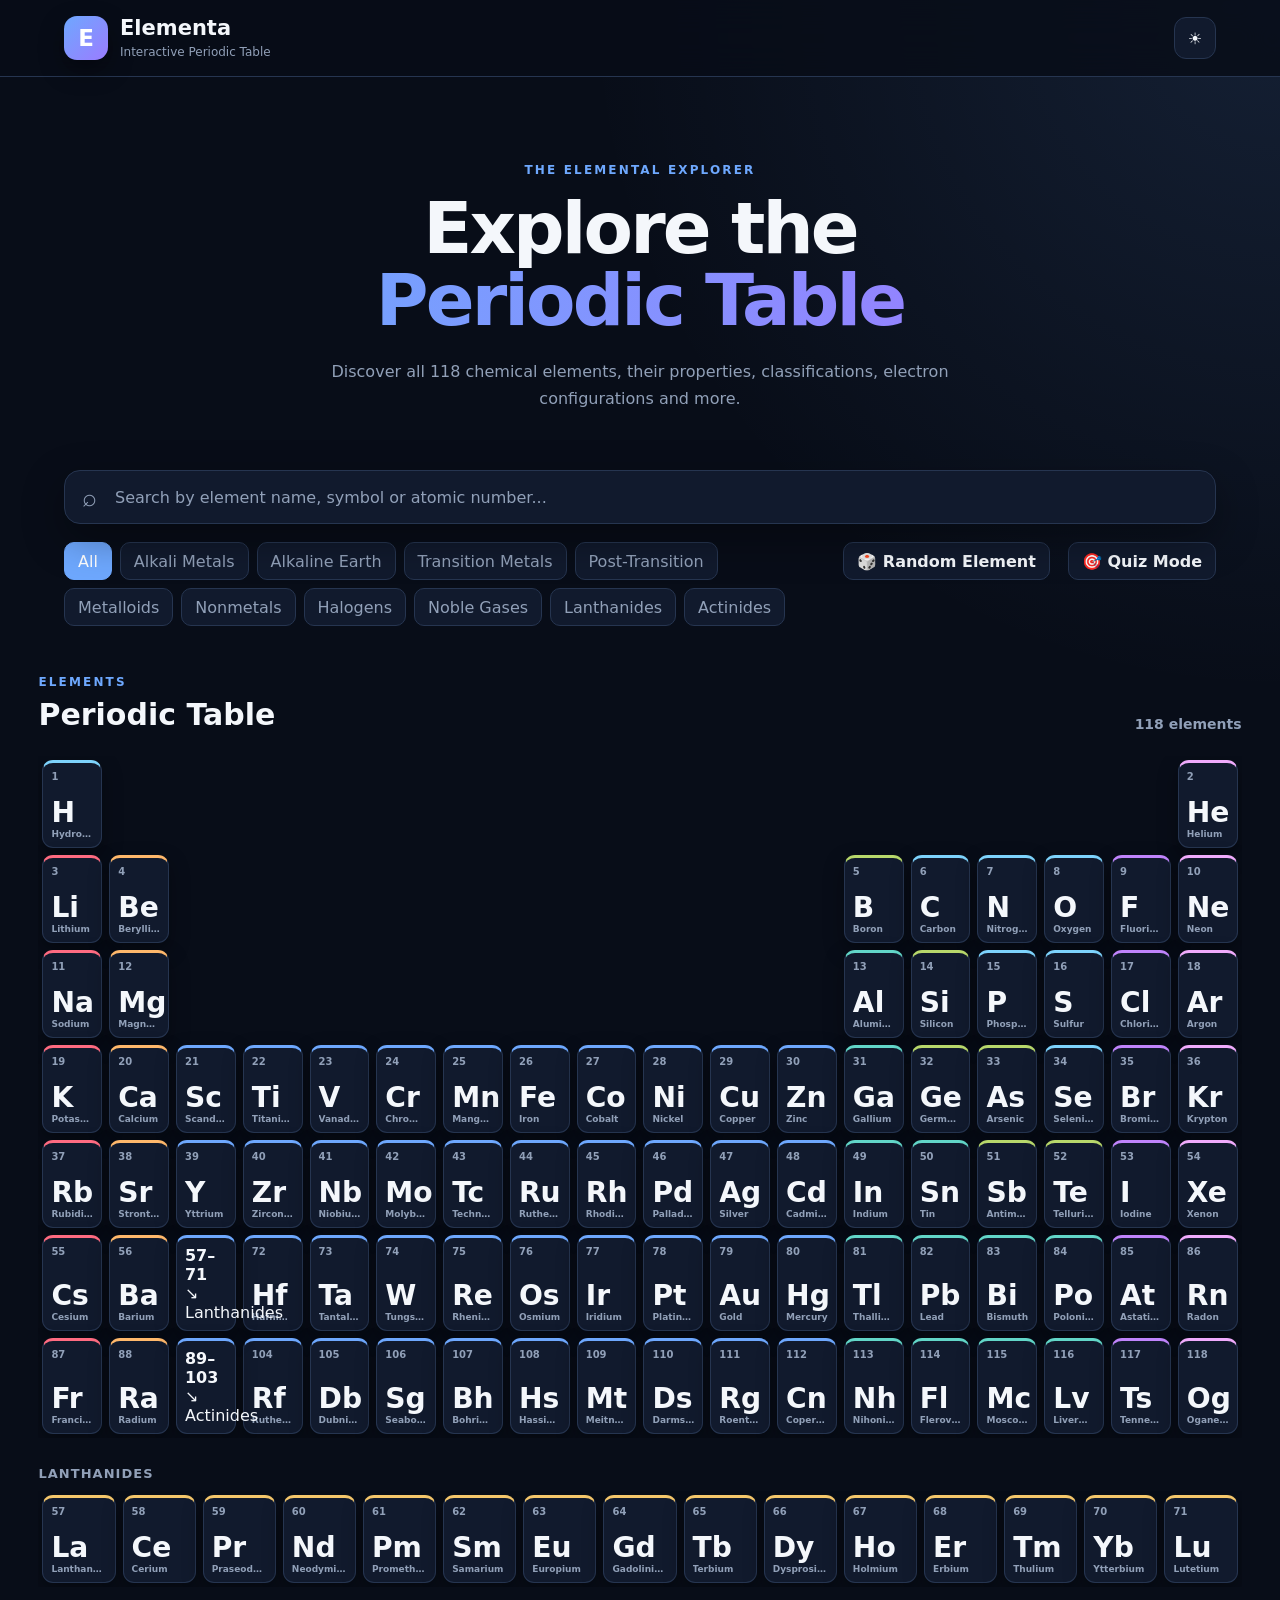
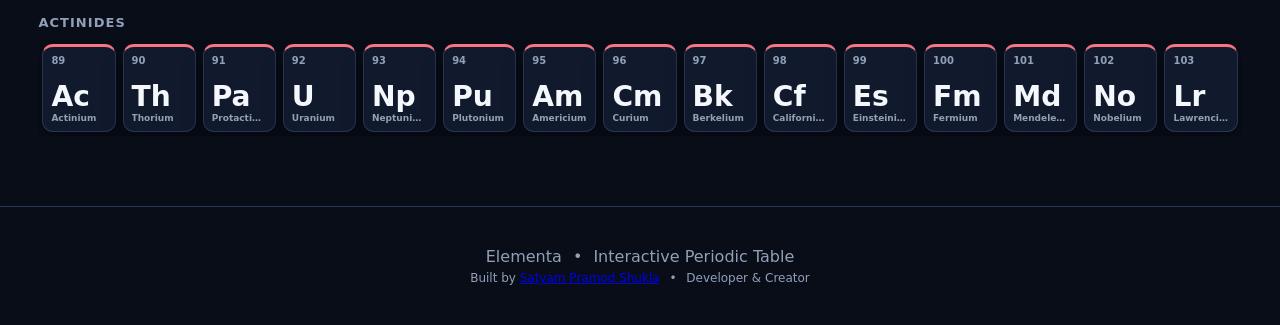
<file: index.html>
<!DOCTYPE html>
<html lang="en">
<head>
  <!-- Google tag (gtag.js) -->
<script async src="https://www.googletagmanager.com/gtag/js?id=G-HMF5K8VNNF"></script>
<script>
  window.dataLayer = window.dataLayer || [];
  function gtag(){dataLayer.push(arguments);}
  gtag('js', new Date());

  gtag('config', 'G-HMF5K8VNNF');
</script>
<meta charset="UTF-8">
<meta name="viewport" content="width=device-width, initial-scale=1.0">
<meta name="theme-color" content="#0b1020">
<meta name="description" content="Elementa — Interactive Periodic Table of all 118 chemical elements.">
<meta name="keywords" content="interactive periodic table, periodic table, chemical elements, chemistry, Elementa">
<meta name="author" content="Satyam Pramod Shukla">
<meta name="robots" content="index, follow">
 <link rel="canonical" href="https://satyamhacker-ops.github.io/elementa-periodic-table/">
<meta property="og:title" content="Elementa — Interactive Periodic Table">
<meta property="og:description" content="Explore all 118 chemical elements with the interactive Elementa periodic table.">
<meta property="og:type" content="website">
  <meta property="og:url" content="https://satyamhacker-ops.github.io/elementa-periodic-table/">
<meta name="color-scheme" content="dark light">
<link rel="manifest" href="manifest.json">
<link rel="stylesheet" href="css/style.css">
<style>
/* Functional fix: search/filter results must visibly hide non-matching cards. */
.element-card.filtered-out {
  opacity: 0.16;
  filter: saturate(0.15);
  pointer-events: none;
}
</style>
  <script type="application/ld+json">
{
  "@context": "https://schema.org",
  "@type": "WebApplication",
  "name": "Elementa — Interactive Periodic Table",
  "url": "https://satyamhacker-ops.github.io/elementa-periodic-table/",
  "description": "Interactive Periodic Table of all 118 chemical elements.",
  "applicationCategory": "EducationalApplication",
  "operatingSystem": "Any"
}
  </script>
<title>Elementa — Interactive Periodic Table</title>
</head>
<body>
<div id="app">
<header class="site-header">
  <div class="brand">
    <div class="brand-icon">E</div>
    <div class="brand-text">
      <h1>Elementa</h1>
      <p>Interactive Periodic Table</p>
    </div>
  </div>
  <button id="themeToggle" class="icon-button" type="button"
          aria-label="Toggle theme" title="Toggle theme">☀️</button>
</header>

<section class="hero">
  <div class="hero-content">
    <span class="eyebrow">THE ELEMENTAL EXPLORER</span>
    <h2>Explore the <span>Periodic Table</span></h2>
    <p>Discover all 118 chemical elements, their properties, classifications, electron configurations and more.</p>
  </div>
</section>

<section class="controls-section">
  <div class="search-wrapper">
    <span class="search-icon">⌕</span>
    <input id="searchInput" type="search"
           placeholder="Search by element name, symbol or atomic number..."
           autocomplete="off" aria-label="Search elements">
    <button id="clearSearch" class="clear-button" type="button"
            aria-label="Clear search">×</button>
  </div>

  <div class="toolbar">
    <div class="filter-group" id="filterGroup">
      <button class="filter-button active" data-filter="all" type="button">All</button>
      <button class="filter-button" data-filter="alkali-metal" type="button">Alkali Metals</button>
      <button class="filter-button" data-filter="alkaline-earth-metal" type="button">Alkaline Earth</button>
      <button class="filter-button" data-filter="transition-metal" type="button">Transition Metals</button>
      <button class="filter-button" data-filter="post-transition-metal" type="button">Post-Transition</button>
      <button class="filter-button" data-filter="metalloid" type="button">Metalloids</button>
      <button class="filter-button" data-filter="nonmetal" type="button">Nonmetals</button>
      <button class="filter-button" data-filter="halogen" type="button">Halogens</button>
      <button class="filter-button" data-filter="noble-gas" type="button">Noble Gases</button>
      <button class="filter-button" data-filter="lanthanide" type="button">Lanthanides</button>
      <button class="filter-button" data-filter="actinide" type="button">Actinides</button>
    </div>
    <button id="randomElement" class="random-button" type="button">🎲 Random Element</button>
    <button id="quizButton" class="random-button" type="button">🎯 Quiz Mode</button>
  </div>
</section>

<main>
<section class="table-section">
  <div class="section-heading">
    <div>
      <span class="section-label">ELEMENTS</span>
      <h2>Periodic Table</h2>
    </div>
    <div id="elementCount" class="element-count">118 elements</div>
  </div>

  <div id="periodicTable" class="periodic-table" aria-label="Periodic table of elements"></div>

  <div class="series-section">
    <div class="series-label"><span>Lanthanides</span></div>
    <div id="lanthanides" class="series-grid"></div>
  </div>

  <div class="series-section">
    <div class="series-label"><span>Actinides</span></div>
    <div id="actinides" class="series-grid"></div>
  </div>
</section>
</main>
<div id="quizOverlay" class="details-overlay hidden">
  <div id="quizPanel" class="details-panel" role="dialog" aria-modal="true" aria-labelledby="quizTitle">

    <button id="closeQuiz" class="close-button" type="button"
            aria-label="Close quiz">×</button>

    <div class="detail-category">ELEMENTA QUIZ</div>

    <h2 id="quizTitle">🎯 Quiz Mode</h2>

    <p id="quizQuestion">Question will appear here.</p>

    <div id="quizOptions"></div>

    <div id="quizFeedback"></div>

    <div class="quiz-score">
      Score: <strong id="quizScore">0</strong>
    </div>

    <button id="nextQuizQuestion" class="random-button" type="button">
      Next Question →
    </button>

  </div>
</div>
<div id="detailsOverlay" class="details-overlay hidden">
  <div id="detailsPanel" class="details-panel" role="dialog" aria-modal="true" aria-labelledby="detailName">
    <button id="closeDetails" class="close-button" type="button"
            aria-label="Close element details">×</button>

    <div id="detailCategory" class="detail-category">ELEMENT</div>
    <div class="detail-symbol"><span id="detailSymbol">H</span></div>

    <div class="detail-title">
      <div>
        <span id="detailAtomicNumber">Atomic number 1</span>
        <h2 id="detailName">Hydrogen</h2>
      </div>
    </div>

    <p id="detailDescription" class="detail-description">Element information will appear here.</p>

    <div class="detail-grid">
      <div class="detail-card"><span>Atomic Mass</span><strong id="detailMass">—</strong></div>
      <div class="detail-card"><span>State</span><strong id="detailState">—</strong></div>
      <div class="detail-card"><span>Electron Configuration</span><strong id="detailElectronConfig">—</strong></div>
      <div class="detail-card"><span>Discovery</span><strong id="detailDiscovery">—</strong></div>
      <div class="detail-card"><span>Period</span><strong id="detailPeriod">—</strong></div>
      <div class="detail-card"><span>Group</span><strong id="detailGroup">—</strong></div>
    </div>
  </div>
</div>

<footer class="site-footer">
  <p>Elementa <span>•</span> Interactive Periodic Table</p>
  <p class="footer-small">
    Built by
    <a href="https://g.dev/satyamshukla" target="_blank" rel="noopener noreferrer">Satyam Pramod Shukla</a>
    <span>•</span> Developer &amp; Creator
  </p>
</footer>
</div>

<script src="data/elements.js" defer></script>
<script src="js/app.js" defer></script>
  <script src="js/quiz.js" defer></script>
</body>
</html>
</file>
<file: css/style.css>
:root {
    --bg: #080d18;
    --bg-soft: #0d1424;
    --surface: #111a2d;
    --surface-2: #172239;
    --border: #263550;
    --text: #f4f7fb;
    --muted: #91a0b8;
    --accent: #6ea8fe;
    --accent-2: #9b7cff;
    --shadow: rgba(0, 0, 0, 0.35);

    --alkali: #ff6b81;
    --alkaline: #ffb86b;
    --transition: #6ea8fe;
    --post-transition: #62d6c8;
    --metalloid: #b8d86b;
    --nonmetal: #7dd3fc;
    --halogen: #c084fc;
    --noble-gas: #f0abfc;
    --lanthanide: #f5c76b;
    --actinide: #fb7185;
}

:root[data-theme="light"] {
    --bg: #f4f7fb;
    --bg-soft: #ffffff;
    --surface: #ffffff;
    --surface-2: #eef3fa;
    --border: #d8e0ec;
    --text: #182235;
    --muted: #64748b;
    --accent: #2563eb;
    --accent-2: #7c3aed;
    --shadow: rgba(15, 23, 42, 0.12);
}

* {
    box-sizing: border-box;
}

html {
    scroll-behavior: smooth;
}

body {
    margin: 0;
    min-width: 320px;
    background:
        radial-gradient(
            circle at top right,
            rgba(110, 168, 254, 0.12),
            transparent 30%
        ),
        var(--bg);
    color: var(--text);
    font-family:
        Inter,
        system-ui,
        -apple-system,
        BlinkMacSystemFont,
        "Segoe UI",
        sans-serif;
    transition:
        background 0.3s ease,
        color 0.3s ease;
}

body.details-open {
    overflow: hidden;
}

button,
input {
    font: inherit;
}

button {
    cursor: pointer;
}

.site-header {
    width: 100%;
    min-height: 76px;
    padding: 16px 5%;
    display: flex;
    align-items: center;
    justify-content: space-between;
    gap: 20px;
    position: sticky;
    top: 0;
    z-index: 50;
    background: rgba(8, 13, 24, 0.82);
    border-bottom: 1px solid var(--border);
    backdrop-filter: blur(18px);
}

:root[data-theme="light"] .site-header {
    background: rgba(255, 255, 255, 0.84);
}

.brand {
    display: flex;
    align-items: center;
    gap: 12px;
}

.brand-icon {
    width: 44px;
    height: 44px;
    display: grid;
    place-items: center;
    border-radius: 13px;
    background: linear-gradient(
        135deg,
        var(--accent),
        var(--accent-2)
    );
    color: white;
    font-size: 23px;
    font-weight: 900;
    box-shadow: 0 10px 25px var(--shadow);
}

.brand-text h1 {
    margin: 0;
    font-size: 21px;
    line-height: 1.1;
}

.brand-text p {
    margin: 4px 0 0;
    color: var(--muted);
    font-size: 12px;
}

.icon-button {
    width: 42px;
    height: 42px;
    border: 1px solid var(--border);
    border-radius: 12px;
    background: var(--surface);
    color: var(--text);
    transition:
        transform 0.2s ease,
        border-color 0.2s ease;
}

.icon-button:hover {
    transform: translateY(-2px);
    border-color: var(--accent);
}

.hero {
    padding: 82px 5% 58px;
    text-align: center;
}

.hero-content {
    width: min(850px, 100%);
    margin: auto;
}

.eyebrow,
.section-label {
    color: var(--accent);
    font-size: 12px;
    font-weight: 800;
    letter-spacing: 0.18em;
}

.hero h2 {
    margin: 14px 0;
    font-size: clamp(38px, 7vw, 72px);
    line-height: 1;
    letter-spacing: -0.04em;
}

.hero h2 span {
    display: block;
    background: linear-gradient(
        90deg,
        var(--accent),
        var(--accent-2)
    );
    -webkit-background-clip: text;
    background-clip: text;
    color: transparent;
}

.hero p {
    max-width: 650px;
    margin: 22px auto 0;
    color: var(--muted);
    font-size: 16px;
    line-height: 1.7;
}

.controls-section {
    width: min(1400px, 90%);
    margin: 0 auto 45px;
}

.search-wrapper {
    position: relative;
    display: flex;
    align-items: center;
}

.search-icon {
    position: absolute;
    left: 18px;
    color: var(--muted);
    font-size: 25px;
    line-height: 1;
    pointer-events: none;
}

#searchInput {
    width: 100%;
    min-height: 54px;
    padding: 0 50px;
    border: 1px solid var(--border);
    border-radius: 16px;
    outline: none;
    background: var(--surface);
    color: var(--text);
    box-shadow: 0 15px 40px var(--shadow);
}

#searchInput::placeholder {
    color: var(--muted);
}

#searchInput:focus {
    border-color: var(--accent);
}

.clear-button {
    position: absolute;
    right: 10px;
    width: 36px;
    height: 36px;
    border: 0;
    border-radius: 10px;
    background: transparent;
    color: var(--muted);
    font-size: 24px;
    opacity: 0;
    pointer-events: none;
}

.clear-button.visible {
    opacity: 1;
    pointer-events: auto;
}

.toolbar {
    margin-top: 18px;
    display: flex;
    align-items: flex-start;
    justify-content: space-between;
    gap: 18px;
}

.filter-group {
    display: flex;
    flex-wrap: wrap;
    gap: 8px;
}

.filter-button,
.random-button {
    min-height: 38px;
    padding: 8px 13px;
    border: 1px solid var(--border);
    border-radius: 10px;
    background: var(--surface);
    color: var(--muted);
    transition:
        background 0.2s ease,
        color 0.2s ease,
        border-color 0.2s ease,
        transform 0.2s ease;
}

.filter-button:hover,
.random-button:hover {
    transform: translateY(-1px);
    color: var(--text);
    border-color: var(--accent);
}

.filter-button.active {
    background: var(--accent);
    border-color: var(--accent);
    color: white;
}

.random-button {
    flex-shrink: 0;
    color: var(--text);
    font-weight: 700;
}

.table-section {
    width: min(1500px, 94%);
    margin: 0 auto;
    padding-bottom: 70px;
}

.section-heading {
    margin-bottom: 24px;
    display: flex;
    align-items: flex-end;
    justify-content: space-between;
    gap: 20px;
}

.section-heading h2 {
    margin: 7px 0 0;
    font-size: 30px;
}

.element-count {
    color: var(--muted);
    font-size: 14px;
    font-weight: 700;
}

.periodic-table {
    display: grid;
    grid-template-columns: repeat(18, minmax(48px, 1fr));
    grid-auto-rows: minmax(88px, auto);
    gap: 7px;
    overflow-x: auto;
    padding: 4px;
}

.element-card {
    min-width: 0;
    min-height: 88px;
    padding: 8px;
    position: relative;
    display: flex;
    flex-direction: column;
    justify-content: space-between;
    align-items: flex-start;
    border: 1px solid var(--border);
    border-top: 3px solid var(--accent);
    border-radius: 11px;
    background: var(--surface);
    color: var(--text);
    text-align: left;
    box-shadow: 0 8px 20px var(--shadow);
    transition:
        transform 0.18s ease,
        border-color 0.18s ease,
        opacity 0.18s ease;
}

.element-card:hover {
    transform: translateY(-4px);
    border-color: var(--accent);
}

.element-card:focus-visible {
    outline: 3px solid var(--accent);
    outline-offset: 2px;
}

.element-number {
    color: var(--muted);
    font-size: 10px;
    font-weight: 700;
}

.element-symbol {
    margin: auto 0 2px;
    font-size: clamp(20px, 2.2vw, 30px);
    font-weight: 900;
    line-height: 1;
}

.element-name {
    width: 100%;
    overflow: hidden;
    color: var(--muted);
    font-size: 9px;
    font-weight: 600;
    text-overflow: ellipsis;
    white-space: nowrap;
}

.category-alkali-metal {
    border-top-color: var(--alkali);
}

.category-alkaline-earth-metal {
    border-top-color: var(--alkaline);
}

.category-transition-metal {
    border-top-color: var(--transition);
}

.category-post-transition-metal {
    border-top-color: var(--post-transition);
}

.category-metalloid {
    border-top-color: var(--metalloid);
}

.category-nonmetal {
    border-top-color: var(--nonmetal);
}

.category-halogen {
    border-top-color: var(--halogen);
}

.category-noble-gas {
    border-top-color: var(--noble-gas);
}

.category-lanthanide {
    border-top-color: var(--lanthanide);
}

.category-actinide {
    border-top-color: var(--actinide);
}

.series-section {
    margin-top: 28px;
}

.series-label {
    margin-bottom: 10px;
    color: var(--muted);
    font-size: 13px;
    font-weight: 800;
    letter-spacing: 0.08em;
    text-transform: uppercase;
}

.series-grid {
    display: grid;
    grid-template-columns: repeat(15, minmax(48px, 1fr));
    gap: 7px;
    overflow-x: auto;
    padding: 4px;
}

.series-grid .element-card {
    min-width: 70px;
}

.details-overlay {
    position: fixed;
    inset: 0;
    z-index: 100;
    display: grid;
    place-items: center;
    padding: 20px;
    background: rgba(0, 0, 0, 0.68);
    backdrop-filter: blur(8px);
    opacity: 1;
    visibility: visible;
    transition:
        opacity 0.25s ease,
        visibility 0.25s ease;
}

.details-overlay.hidden {
    opacity: 0;
    visibility: hidden;
    pointer-events: none;
}

.details-panel {
    width: min(650px, 100%);
    max-height: 90vh;
    overflow-y: auto;
    position: relative;
    padding: 30px;
    border: 1px solid var(--border);
    border-radius: 24px;
    background: var(--surface);
    box-shadow: 0 30px 80px rgba(0, 0, 0, 0.4);
    transform: translateY(0);
}

.close-button {
    position: absolute;
    top: 14px;
    right: 14px;
    width: 38px;
    height: 38px;
    border: 1px solid var(--border);
    border-radius: 10px;
    background: var(--surface-2);
    color: var(--text);
    font-size: 24px;
}

.detail-category {
    display: inline-block;
    margin-bottom: 18px;
    padding: 7px 11px;
    border: 1px solid var(--border);
    border-radius: 999px;
    color: var(--text);
    font-size: 11px;
    font-weight: 800;
    text-transform: uppercase;
}

.detail-symbol {
    width: 105px;
    height: 105px;
    margin-bottom: 20px;
    display: grid;
    place-items: center;
    border: 2px solid var(--accent);
    border-radius: 22px;
    background: var(--surface-2);
    box-shadow: 0 15px 35px var(--shadow);
}

.detail-symbol span {
    font-size: 48px;
    font-weight: 900;
}

.detail-title span {
    color: var(--muted);
    font-size: 13px;
}

.detail-title h2 {
    margin: 5px 0 0;
    font-size: 36px;
}

.detail-description {
    color: var(--muted);
    line-height: 1.7;
}

.detail-grid {
    margin-top: 24px;
    display: grid;
    grid-template-columns: repeat(2, 1fr);
    gap: 10px;
}

.detail-card {
    padding: 15px;
    border: 1px solid var(--border);
    border-radius: 13px;
    background: var(--surface-2);
}

.detail-card span {
    display: block;
    margin-bottom: 6px;
    color: var(--muted);
    font-size: 11px;
}

.detail-card strong {
    display: block;
    overflow-wrap: anywhere;
    font-size: 14px;
}

.site-footer {
    padding: 35px 20px;
    border-top: 1px solid var(--border);
    text-align: center;
    color: var(--muted);
}

.site-footer p {
    margin: 5px 0;
}

.site-footer span {
    margin: 0 6px;
}

.footer-small {
    font-size: 12px;
}

@media (max-width: 900px) {

    .toolbar {
        flex-direction: column;
    }

    .random-button {
        width: 100%;
    }

    .periodic-table {
        grid-template-columns: repeat(18, 64px);
    }

    .section-heading {
        align-items: flex-start;
        flex-direction: column;
    }
}

@media (max-width: 600px) {

    .site-header {
        padding: 13px 4%;
    }

    .brand-icon {
        width: 40px;
        height: 40px;
    }

    .brand-text h1 {
        font-size: 18px;
    }

    .hero {
        padding: 60px 5% 45px;
    }

    .hero h2 {
        font-size: 42px;
    }

    .hero p {
        font-size: 14px;
    }

    .controls-section {
        width: 92%;
    }

    .table-section {
        width: 96%;
    }

    .detail-grid {
        grid-template-columns: 1fr;
    }

    .details-panel {
        padding: 24px;
        border-radius: 20px;
    }

    .detail-title h2 {
        font-size: 30px;
    }
}

@media (prefers-reduced-motion: reduce) {

    *,
    *::before,
    *::after {
        scroll-behavior: auto !important;
        transition-duration: 0.01ms !important;
        animation-duration: 0.01ms !important;
    }
  }
/* =========================================================
   ELEMENTA QUIZ MODE
   ========================================================= */

#quizPanel {
    max-width: 620px;
}

#quizTitle {
    margin: 12px 0 18px;
    font-size: 30px;
}

#quizQuestion {
    font-size: 19px;
    line-height: 1.5;
    margin: 0 0 22px;
    color: var(--text);
}

#quizOptions {
    display: grid;
    gap: 12px;
    margin-bottom: 18px;
}

.quiz-option {
    width: 100%;
    padding: 14px 16px;
    border: 1px solid var(--border);
    border-radius: 12px;
    background: var(--surface-2);
    color: var(--text);
    font-size: 16px;
    text-align: left;
    cursor: pointer;
    transition: 0.2s ease;
}

.quiz-option:hover {
    border-color: var(--accent);
    transform: translateY(-1px);
}

.quiz-option.correct {
    border-color: #22c55e;
    background: rgba(34, 197, 94, 0.15);
}

.quiz-option.wrong {
    border-color: #ef4444;
    background: rgba(239, 68, 68, 0.15);
}

.quiz-option:disabled {
    cursor: default;
    opacity: 0.95;
}

#quizFeedback {
    min-height: 26px;
    margin: 8px 0 14px;
    font-weight: 700;
}

.quiz-score {
    margin: 12px 0 18px;
    color: var(--muted);
}

.quiz-score strong {
    color: var(--accent);
    font-size: 20px;
}

#nextQuizQuestion {
    width: 100%;
}

@media (max-width: 600px) {
    #quizPanel {
        width: calc(100% - 24px);
        padding: 22px;
    }

    #quizTitle {
        font-size: 25px;
    }

    #quizQuestion {
        font-size: 17px;
    }

    .quiz-option {
        padding: 13px;
    }
}
</file>
